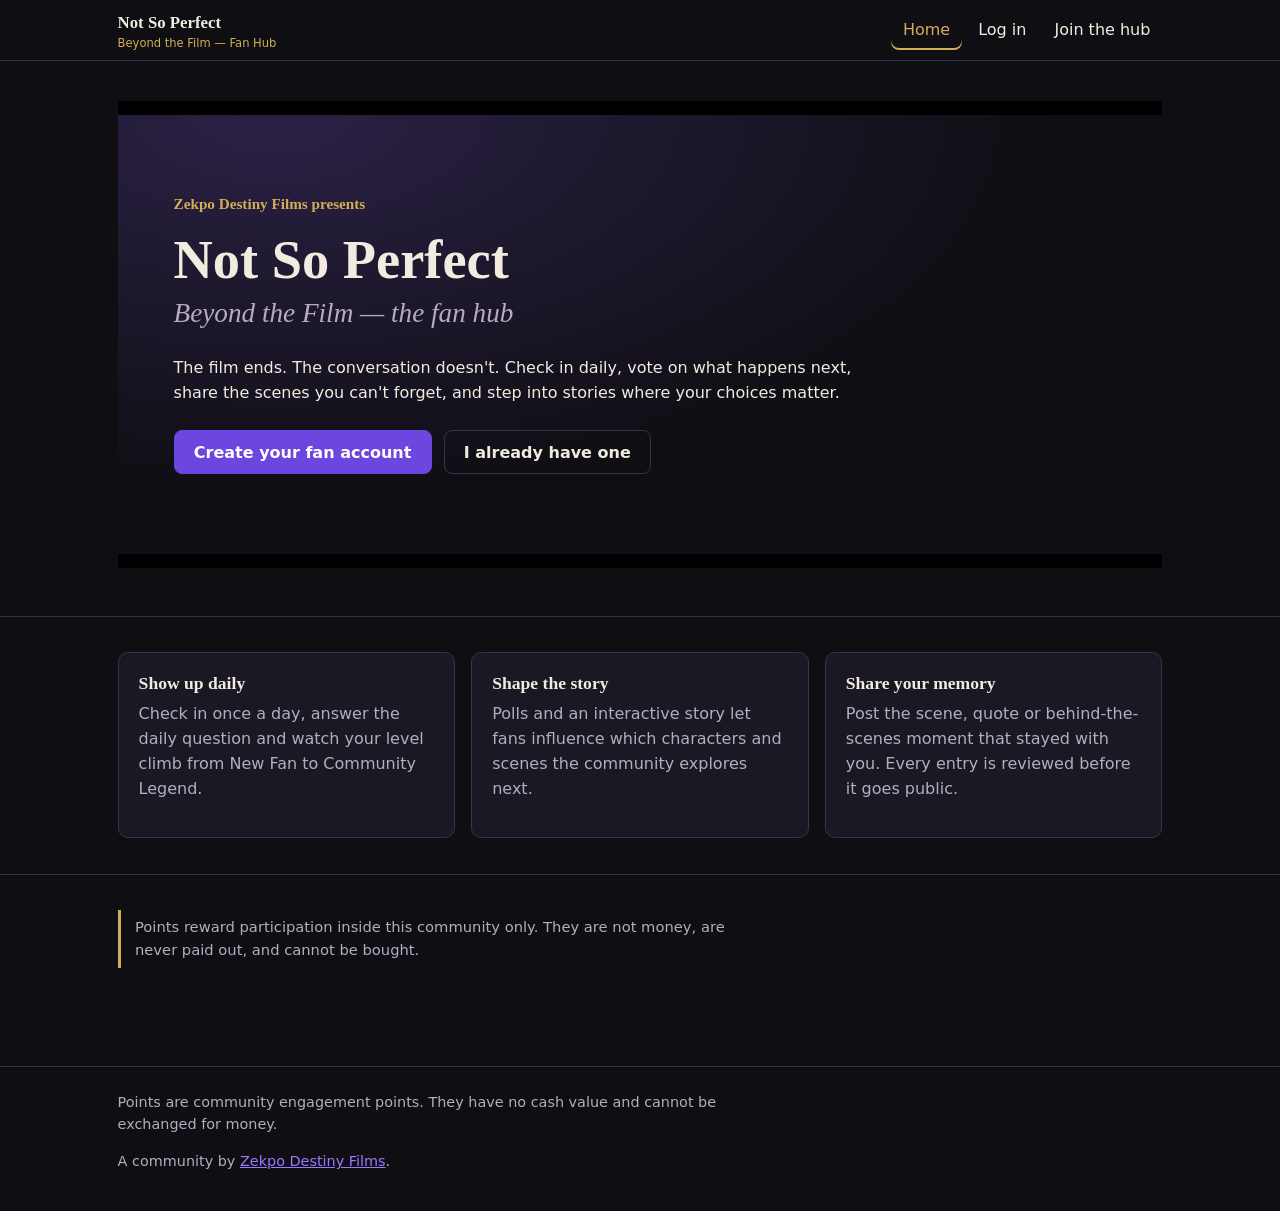
<file: index.html>
<!DOCTYPE html>
<html lang="en">
<head>
<meta charset="utf-8">
<meta name="viewport" content="width=device-width, initial-scale=1">
<meta http-equiv="Content-Security-Policy" content="default-src 'self'; script-src 'self'; style-src 'self'; img-src 'self' data: https:; connect-src https://script.google.com https://script.googleusercontent.com; base-uri 'none'; form-action 'self'">
<title>Home — Not So Perfect: Beyond the Film</title>
<link rel="stylesheet" href="css/global.css">

</head>
<body>
<a class="skip" href="#main">Skip to content</a>
<header class="site-header" id="site-header"></header>
<main id="main">
<section class="hero"><div class="wrap"><div class="frame">
<p class="presents">Zekpo Destiny Films presents</p>
<h1>Not So Perfect <span class="sub">Beyond the Film — the fan hub</span></h1>
<p>The film ends. The conversation doesn't. Check in daily, vote on what happens next, share the scenes you can't forget, and step into stories where your choices matter.</p>
<div class="cta-row" id="home-cta"><a class="btn" href="register.html">Create your fan account</a><a class="btn ghost" href="login.html">I already have one</a></div>
</div></div></section>
<section class="section"><div class="wrap grid">
<div class="panel"><h3>Show up daily</h3><p class="muted">Check in once a day, answer the daily question and watch your level climb from New Fan to Community Legend.</p></div>
<div class="panel"><h3>Shape the story</h3><p class="muted">Polls and an interactive story let fans influence which characters and scenes the community explores next.</p></div>
<div class="panel"><h3>Share your memory</h3><p class="muted">Post the scene, quote or behind-the-scenes moment that stayed with you. Every entry is reviewed before it goes public.</p></div>
</div></section>
<section class="section"><div class="wrap"><p class="note">Points reward participation inside this community only. They are not money, are never paid out, and cannot be bought.</p></div></section>
</main>
<footer class="site-footer"><div class="wrap">
<p>Points are community engagement points. They have no cash value and cannot be exchanged for money.</p>
<p>A community by <a href="#">Zekpo Destiny Films</a>.</p></div></footer>
<script src="js/config.js"></script>
<script src="js/api.js"></script>
<script src="js/app.js"></script>
<script src="js/home.js"></script>
</body></html>
</file>
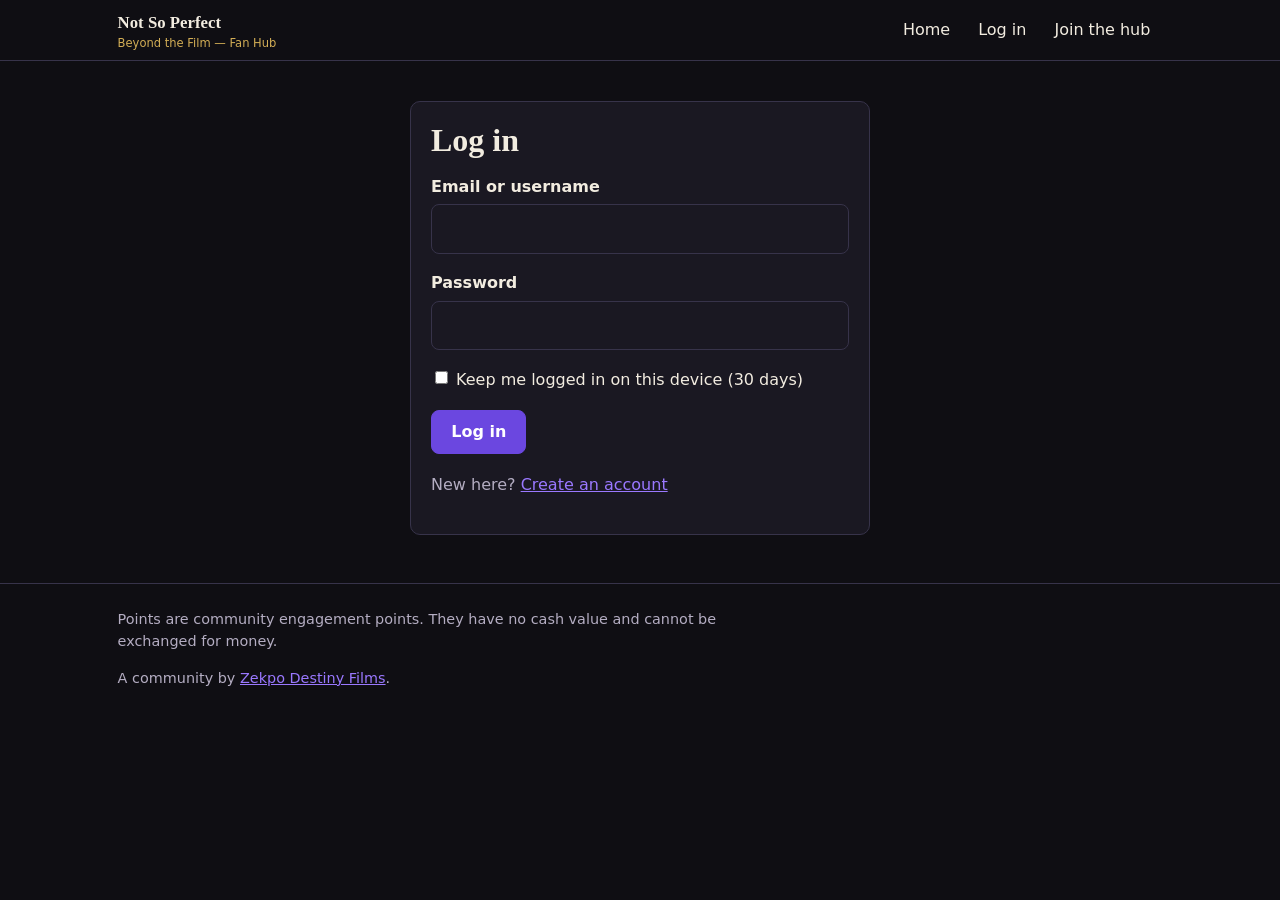
<file: community.html>
<!DOCTYPE html>
<html lang="en">
<head>
<meta charset="utf-8">
<meta name="viewport" content="width=device-width, initial-scale=1">
<meta http-equiv="Content-Security-Policy" content="default-src 'self'; script-src 'self'; style-src 'self'; img-src 'self' data: https:; connect-src https://script.google.com https://script.googleusercontent.com; base-uri 'none'; form-action 'self'">
<title>Your dashboard — Not So Perfect: Beyond the Film</title>
<link rel="stylesheet" href="css/global.css">
<link rel="stylesheet" href="css/community.css">
</head>
<body>
<a class="skip" href="#main">Skip to content</a>
<header class="site-header" id="site-header"></header>
<main id="main"><div class="wrap">
<div id="dash-loading" class="state"><div class="skeleton"></div><p class="muted">Loading your hub…</p></div>
<div id="dash" class="hidden">
<div class="greeting"><h1 id="hello"></h1></div>
<div class="grid">
<div class="panel"><h3>Available points</h3><div class="stat" id="points">0</div><p class="muted">Lifetime earned: <span id="lifetime">0</span></p></div>
<div class="panel"><h3 id="level-name"></h3><div class="progress" id="level-bar-wrap" role="progressbar" aria-label="Level progress" aria-valuemin="0" aria-valuemax="100"><span id="level-bar"></span></div><p class="muted" id="next-level"></p></div>
</div>
<p class="note">Points are community engagement points, not money. Daily check-ins, polls, activities, the memory wall and the story game arrive in the next build parts.</p>
</div></div></main>
<footer class="site-footer"><div class="wrap">
<p>Points are community engagement points. They have no cash value and cannot be exchanged for money.</p>
<p>A community by <a href="#">Zekpo Destiny Films</a>.</p></div></footer>
<script src="js/config.js"></script>
<script src="js/api.js"></script>
<script src="js/app.js"></script>
<script src="js/community.js"></script>
</body></html>
</file>
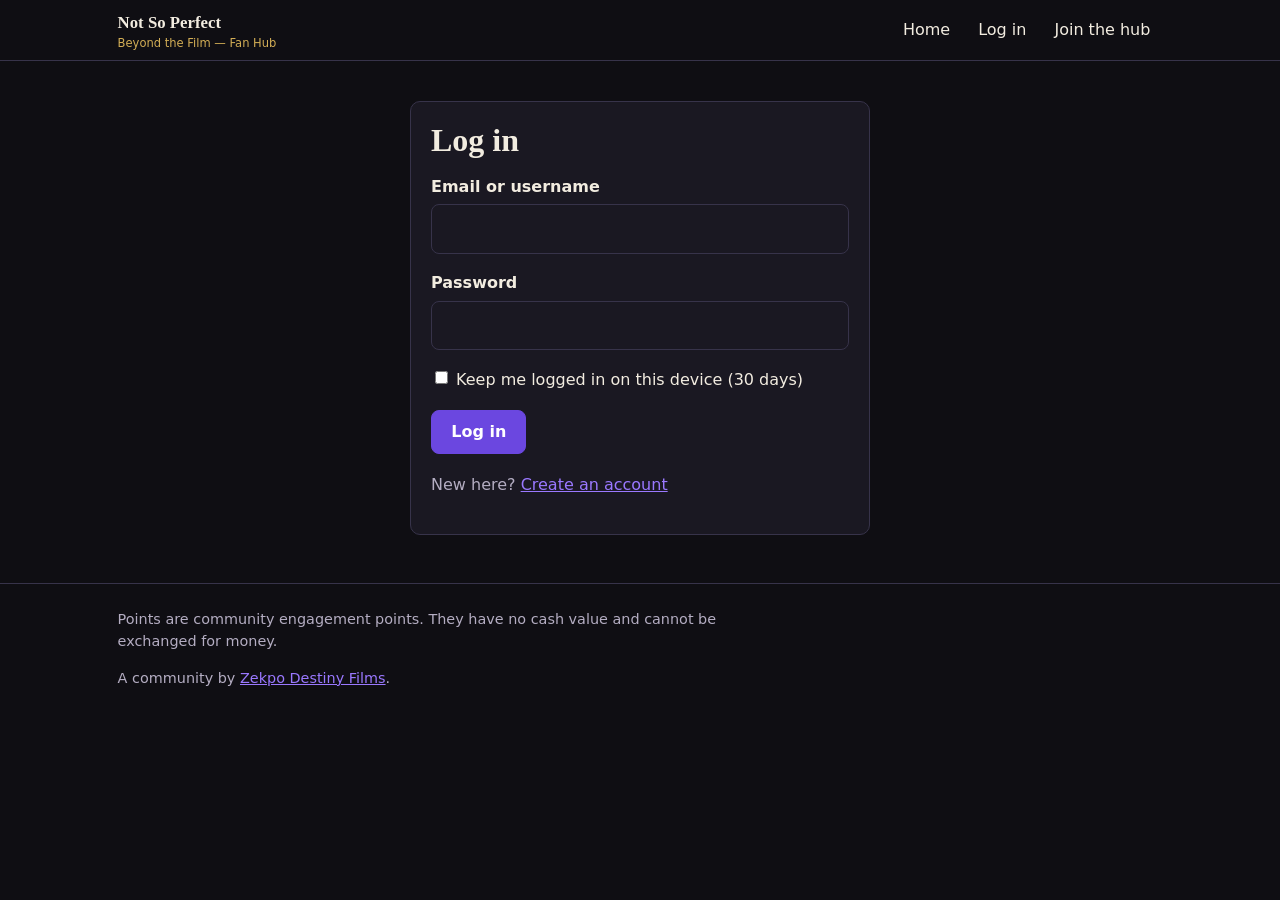
<file: login.html>
<!DOCTYPE html>
<html lang="en">
<head>
<meta charset="utf-8">
<meta name="viewport" content="width=device-width, initial-scale=1">
<meta http-equiv="Content-Security-Policy" content="default-src 'self'; script-src 'self'; style-src 'self'; img-src 'self' data: https:; connect-src https://script.google.com https://script.googleusercontent.com; base-uri 'none'; form-action 'self'">
<title>Log in — Not So Perfect: Beyond the Film</title>
<link rel="stylesheet" href="css/global.css">
<link rel="stylesheet" href="css/auth.css">
</head>
<body>
<a class="skip" href="#main">Skip to content</a>
<header class="site-header" id="site-header"></header>
<main id="main"><div class="wrap"><div class="auth panel">
<h1>Log in</h1>
<div id="form-error" class="form-error hidden" role="alert"></div>
<form id="auth-form" data-mode="login" novalidate>
<div class="field"><label for="identifier">Email or username</label><input id="identifier" name="identifier" autocomplete="username" required></div>
<div class="field"><label for="password">Password</label><input id="password" name="password" type="password" autocomplete="current-password" required></div>
<div class="field"><label class="check"><input type="checkbox" name="remember">Keep me logged in on this device (30 days)</label></div>
<button class="btn" type="submit">Log in</button>
<p class="alt">New here? <a href="register.html">Create an account</a></p>
</form>
</div></div></main>
<footer class="site-footer"><div class="wrap">
<p>Points are community engagement points. They have no cash value and cannot be exchanged for money.</p>
<p>A community by <a href="#">Zekpo Destiny Films</a>.</p></div></footer>
<script src="js/config.js"></script>
<script src="js/api.js"></script>
<script src="js/app.js"></script>
<script src="js/auth.js"></script><script src="js/home.js"></script>
</body></html>
</file>
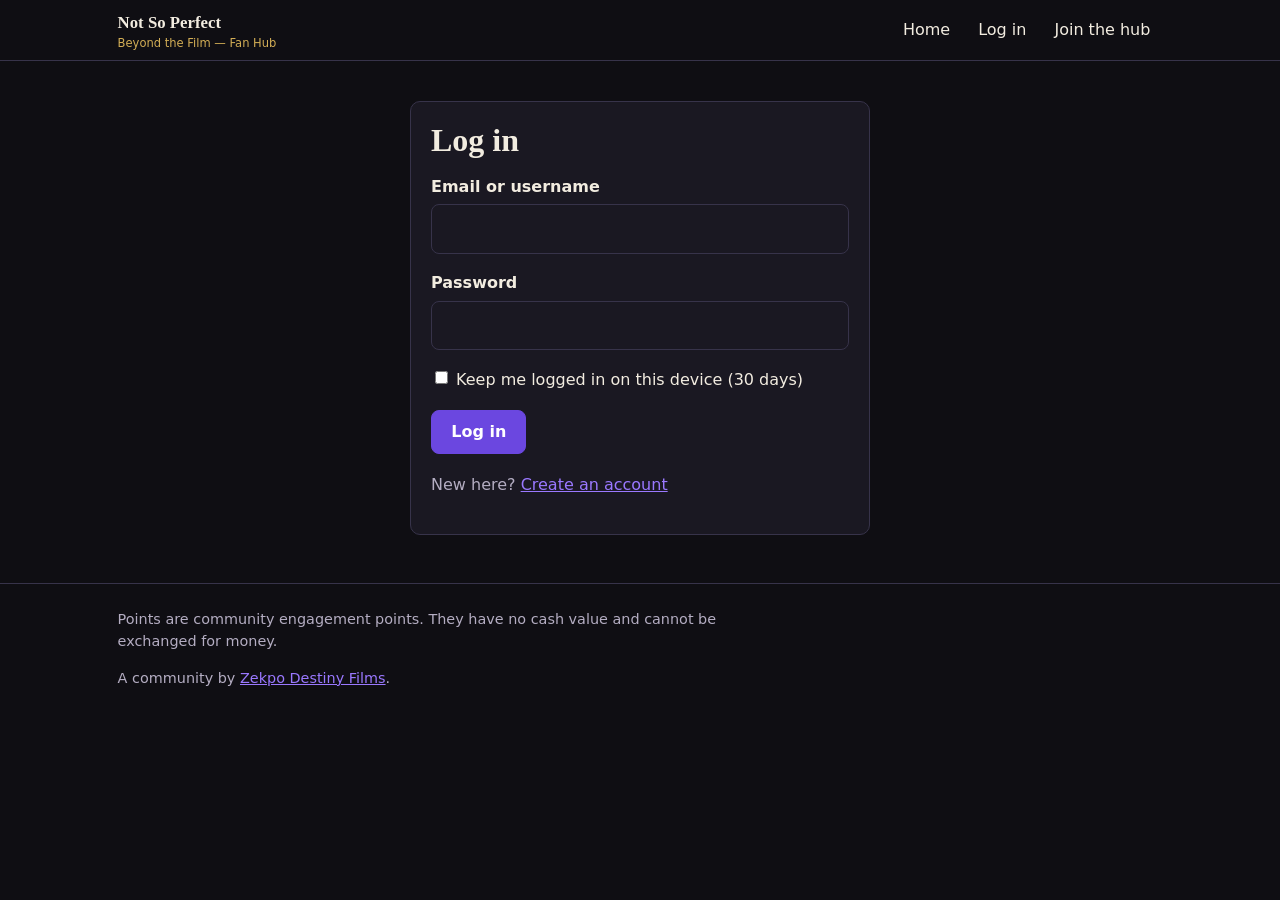
<file: profile.html>
<!DOCTYPE html>
<html lang="en">
<head>
<meta charset="utf-8">
<meta name="viewport" content="width=device-width, initial-scale=1">
<meta http-equiv="Content-Security-Policy" content="default-src 'self'; script-src 'self'; style-src 'self'; img-src 'self' data: https:; connect-src https://script.google.com https://script.googleusercontent.com; base-uri 'none'; form-action 'self'">
<title>Your profile — Not So Perfect: Beyond the Film</title>
<link rel="stylesheet" href="css/global.css">
<link rel="stylesheet" href="css/community.css">
</head>
<body>
<a class="skip" href="#main">Skip to content</a>
<header class="site-header" id="site-header"></header>
<main id="main"><div class="wrap"><div class="section">
<div class="profile-head"><div class="avatar" id="avatar" aria-hidden="true"></div><div><h1 id="p-name"></h1><p class="muted" id="p-meta"></p></div></div>
<form id="profile-form" class="panel" novalidate>
<div class="field"><label for="display_name">Display name</label><input id="display_name" name="display_name" maxlength="40"><div class="field-error" data-error-for="display_name"></div></div>
<div class="field"><label for="bio">Bio</label><textarea id="bio" name="bio" maxlength="300"></textarea><div class="hint">Up to 300 characters. Visible to other fans.</div><div class="field-error" data-error-for="bio"></div></div>
<button class="btn" type="submit">Save profile</button>
</form>
<p><button class="btn ghost" id="logout-all" type="button">Log out of all devices</button></p>
</div></div></main>
<footer class="site-footer"><div class="wrap">
<p>Points are community engagement points. They have no cash value and cannot be exchanged for money.</p>
<p>A community by <a href="#">Zekpo Destiny Films</a>.</p></div></footer>
<script src="js/config.js"></script>
<script src="js/api.js"></script>
<script src="js/app.js"></script>
<script src="js/profile.js"></script>
</body></html>
</file>
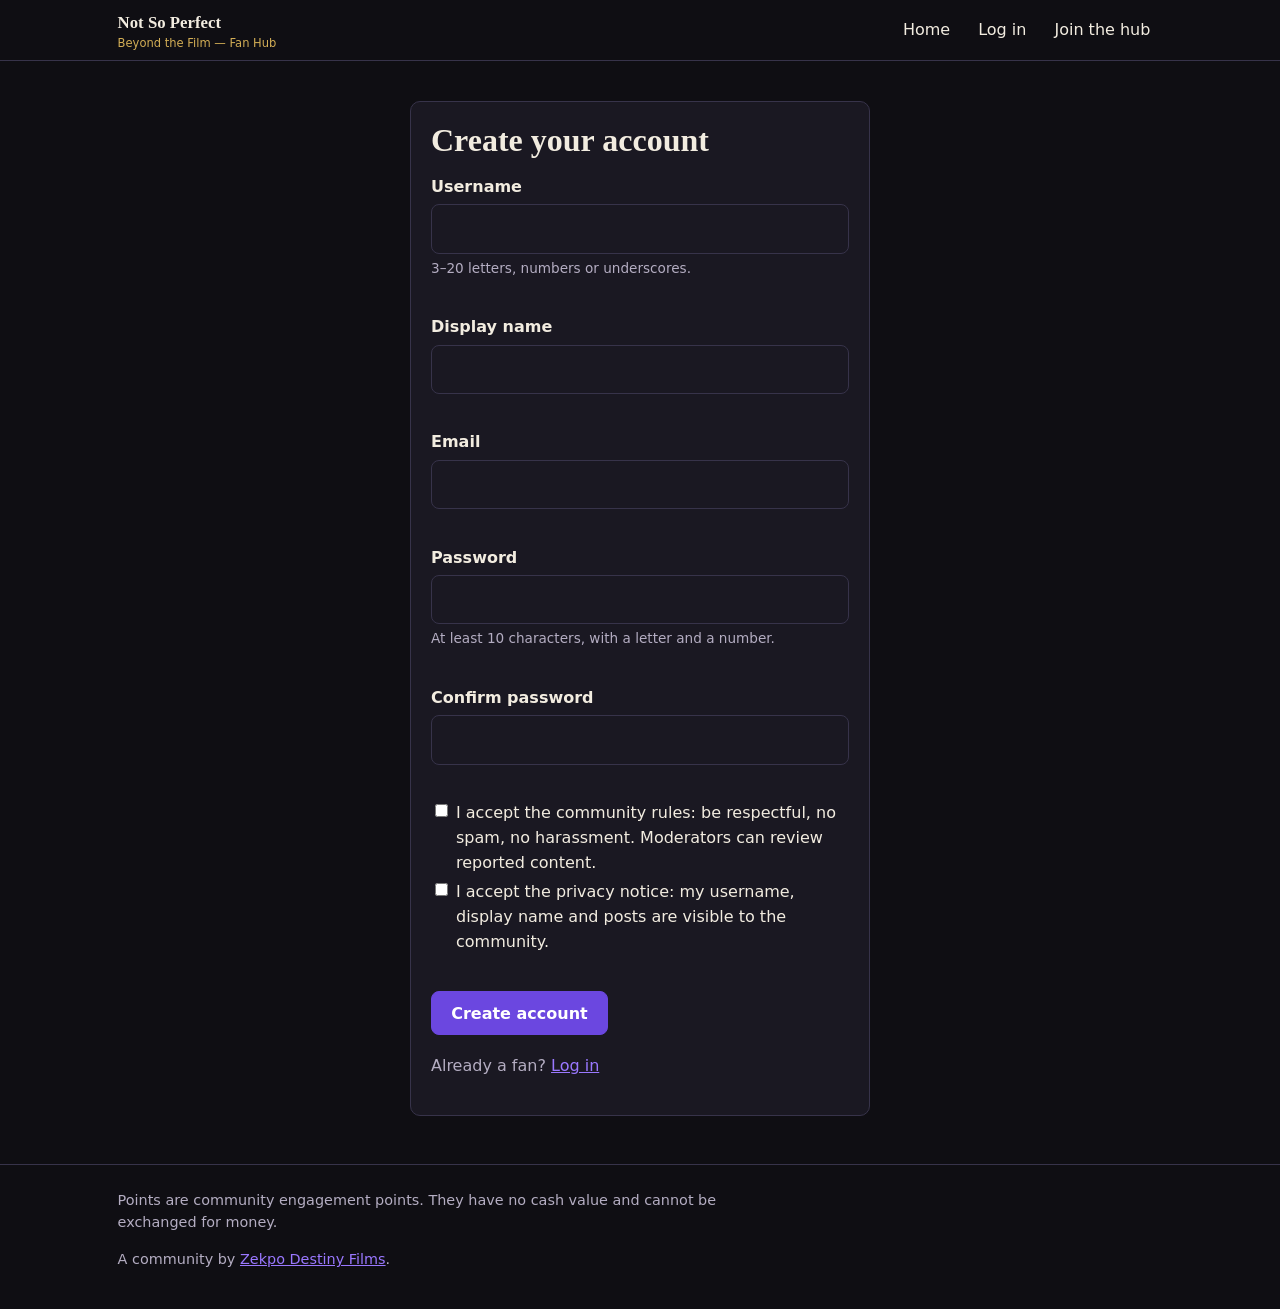
<file: register.html>
<!DOCTYPE html>
<html lang="en">
<head>
<meta charset="utf-8">
<meta name="viewport" content="width=device-width, initial-scale=1">
<meta http-equiv="Content-Security-Policy" content="default-src 'self'; script-src 'self'; style-src 'self'; img-src 'self' data: https:; connect-src https://script.google.com https://script.googleusercontent.com; base-uri 'none'; form-action 'self'">
<title>Create your account — Not So Perfect: Beyond the Film</title>
<link rel="stylesheet" href="css/global.css">
<link rel="stylesheet" href="css/auth.css">
</head>
<body>
<a class="skip" href="#main">Skip to content</a>
<header class="site-header" id="site-header"></header>
<main id="main"><div class="wrap"><div class="auth panel">
<h1>Create your account</h1>
<div id="form-error" class="form-error hidden" role="alert"></div>
<form id="auth-form" data-mode="register" novalidate>
<div class="field"><label for="username">Username</label><input id="username" name="username" autocomplete="username" maxlength="20" required><div class="hint">3–20 letters, numbers or underscores.</div><div class="field-error" data-error-for="username"></div></div>
<div class="field"><label for="display_name">Display name</label><input id="display_name" name="display_name" autocomplete="nickname" maxlength="40" required><div class="field-error" data-error-for="display_name"></div></div>
<div class="field"><label for="email">Email</label><input id="email" name="email" type="email" autocomplete="email" required><div class="field-error" data-error-for="email"></div></div>
<div class="field"><label for="password">Password</label><input id="password" name="password" type="password" autocomplete="new-password" required><div class="hint">At least 10 characters, with a letter and a number.</div><div class="field-error" data-error-for="password"></div></div>
<div class="field"><label for="password_confirm">Confirm password</label><input id="password_confirm" name="password_confirm" type="password" autocomplete="new-password" required><div class="field-error" data-error-for="password_confirm"></div></div>
<div class="field"><label class="check"><input type="checkbox" name="accept_rules">I accept the community rules: be respectful, no spam, no harassment. Moderators can review reported content.</label>
<label class="check"><input type="checkbox" name="accept_privacy">I accept the privacy notice: my username, display name and posts are visible to the community.</label><div class="field-error" data-error-for="accept"></div></div>
<button class="btn" type="submit">Create account</button>
<p class="alt">Already a fan? <a href="login.html">Log in</a></p>
</form>
</div></div></main>
<footer class="site-footer"><div class="wrap">
<p>Points are community engagement points. They have no cash value and cannot be exchanged for money.</p>
<p>A community by <a href="#">Zekpo Destiny Films</a>.</p></div></footer>
<script src="js/config.js"></script>
<script src="js/api.js"></script>
<script src="js/app.js"></script>
<script src="js/auth.js"></script><script src="js/home.js"></script>
</body></html>
</file>
<file: css/global.css>
/* global.css — tokens, base, layout, components. System fonts only (no external requests). */
:root{
  --ink:#0f0e13; --surface:#1a1822; --surface-2:#25222f; --line:#37334a;
  --paper:#f2ece0; --muted:#b4adc2; --purple:#9a78ff; --purple-deep:#6b47e0; --gold:#d2ad55;
  --danger:#ff7a8a; --ok:#6fd6a0;
  --serif:Georgia,"Times New Roman",serif; --sans:system-ui,-apple-system,"Segoe UI",Roboto,sans-serif;
  --r:10px; --maxw:1080px;
}
*{box-sizing:border-box} html{-webkit-text-size-adjust:100%}
body{margin:0;background:var(--ink);color:var(--paper);font:16px/1.55 var(--sans);min-height:100vh}
h1,h2,h3{font-family:var(--serif);font-weight:700;line-height:1.15;margin:0 0 .5em}
h1{font-size:clamp(2rem,6vw,3.4rem)} h2{font-size:1.5rem} h3{font-size:1.1rem}
p{margin:0 0 1em;max-width:68ch} a{color:var(--purple)} a:hover{color:var(--gold)}
:focus-visible{outline:3px solid var(--gold);outline-offset:2px;border-radius:4px}
.wrap{max-width:var(--maxw);margin:0 auto;padding:0 1.1rem}
.skip{position:absolute;left:-999px;top:0;background:var(--gold);color:#000;padding:.6rem 1rem;z-index:50}
.skip:focus{left:0}
.muted{color:var(--muted)} .hidden{display:none!important}

/* header / nav */
.site-header{border-bottom:1px solid var(--line);background:var(--ink);position:sticky;top:0;z-index:20}
.bar{display:flex;align-items:center;gap:1rem;min-height:60px;flex-wrap:wrap}
.brand{font-family:var(--serif);font-weight:700;color:var(--paper);text-decoration:none;font-size:1.05rem}
.brand small{display:block;font:500 .72rem var(--sans);color:var(--gold)}
.nav{display:flex;gap:.25rem;flex-wrap:wrap;margin-left:auto;align-items:center}
.nav a,.nav button{color:var(--paper);text-decoration:none;padding:.5rem .75rem;border-radius:8px;background:none;border:0;font:inherit;cursor:pointer}
.nav a:hover,.nav button:hover{background:var(--surface-2)}
.nav a[aria-current="page"]{color:var(--gold);box-shadow:inset 0 -2px 0 var(--gold)}

/* buttons / forms */
.btn{display:inline-flex;align-items:center;justify-content:center;gap:.5rem;min-height:44px;padding:.6rem 1.2rem;border-radius:8px;border:1px solid var(--purple-deep);background:var(--purple-deep);color:#fff;font:600 1rem var(--sans);cursor:pointer;text-decoration:none}
.btn:hover{background:var(--purple);color:#fff}
.btn.ghost{background:none;border-color:var(--line);color:var(--paper)} .btn.ghost:hover{border-color:var(--gold);color:var(--gold)}
.btn[disabled]{opacity:.6;cursor:progress}
label{display:block;font-weight:600;margin-bottom:.3rem}
input,textarea{width:100%;background:var(--surface);color:var(--paper);border:1px solid var(--line);border-radius:8px;padding:.7rem .8rem;font:inherit;min-height:44px}
input[type=checkbox]{width:auto;min-height:0;margin-right:.5rem}
textarea{min-height:110px;resize:vertical}
.field{margin-bottom:1.1rem} .hint{font-size:.85rem;color:var(--muted);margin-top:.25rem}
.field-error{color:var(--danger);font-size:.88rem;margin-top:.3rem;min-height:1em}
.check{display:flex;align-items:flex-start;font-weight:400}
.form-error{background:#3a1d26;border:1px solid var(--danger);color:#ffd9de;border-radius:8px;padding:.7rem .9rem;margin-bottom:1rem}

/* surfaces */
.panel{background:var(--surface);border:1px solid var(--line);border-radius:var(--r);padding:1.25rem}
.grid{display:grid;gap:1rem;grid-template-columns:repeat(auto-fit,minmax(260px,1fr))}
.stat{font:700 2.2rem var(--serif);color:var(--gold)}
.progress{height:10px;border-radius:99px;background:var(--surface-2);overflow:hidden}
.progress>span{display:block;height:100%;background:linear-gradient(90deg,var(--purple-deep),var(--purple));width:0}
.note{border-left:3px solid var(--gold);padding:.4rem .9rem;color:var(--muted);font-size:.92rem;max-width:68ch}

/* hero: the "title card" inside a letterboxed frame */
.hero{padding:2.5rem 0 3rem}
.frame{border-top:14px solid #000;border-bottom:14px solid #000;background:radial-gradient(120% 140% at 15% 0%,#2b2146 0%,var(--ink) 62%);padding:clamp(2rem,7vw,5rem) clamp(1rem,5vw,3.5rem)}
.frame .presents{color:var(--gold);font:600 .95rem var(--serif);margin-bottom:1rem}
.frame h1 .sub{display:block;font-size:.5em;font-weight:400;font-style:italic;color:var(--muted);margin-top:.4rem}
.cta-row{display:flex;gap:.75rem;flex-wrap:wrap;margin-top:1.5rem}
.section{padding:2.2rem 0;border-top:1px solid var(--line)}

/* toast + skeleton */
#toasts{position:fixed;right:1rem;bottom:1rem;display:grid;gap:.5rem;z-index:60;max-width:min(92vw,360px)}
.toast{background:var(--surface-2);border:1px solid var(--line);border-left:4px solid var(--purple);padding:.7rem .9rem;border-radius:8px}
.toast.error{border-left-color:var(--danger)} .toast.success{border-left-color:var(--ok)}
.skeleton{background:linear-gradient(90deg,var(--surface) 25%,var(--surface-2) 50%,var(--surface) 75%);background-size:200% 100%;animation:sh 1.4s infinite;border-radius:8px;min-height:1.2em}
@keyframes sh{to{background-position:-200% 0}}
.state{text-align:center;padding:2rem 1rem}
.site-footer{border-top:1px solid var(--line);padding:1.5rem 0;color:var(--muted);font-size:.9rem;margin-top:3rem}
@media (prefers-reduced-motion:reduce){*{animation:none!important;transition:none!important;scroll-behavior:auto!important}}
</file>
<file: css/community.css>
.greeting{padding:2rem 0 1rem}
.level-name{font:700 1.2rem var(--serif)}
.profile-head{display:flex;gap:1rem;align-items:center;flex-wrap:wrap}
.avatar{width:64px;height:64px;border-radius:50%;background:var(--purple-deep);display:grid;place-items:center;font:700 1.6rem var(--serif);color:#fff}
</file>
<file: css/auth.css>
.auth{max-width:460px;margin:2.5rem auto}
.auth h1{font-size:2rem}
.auth .alt{margin-top:1.2rem;color:var(--muted)}
</file>
